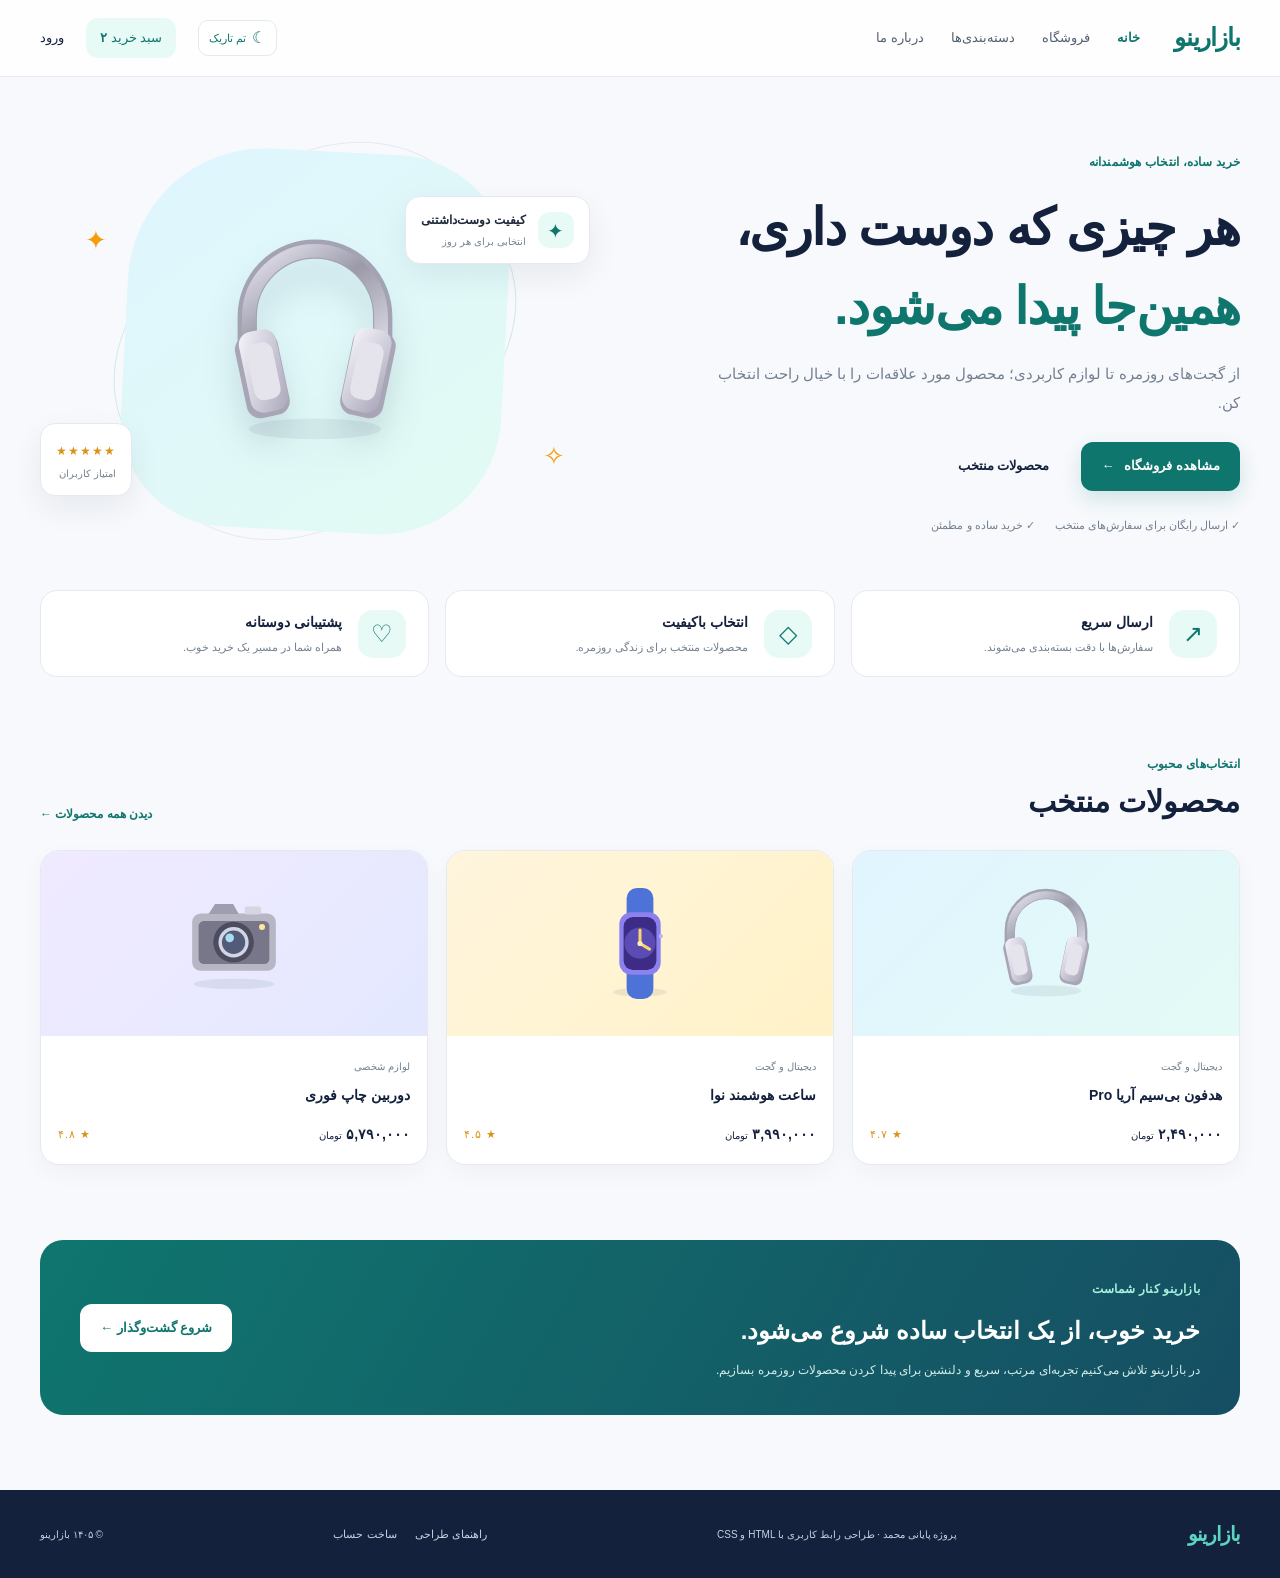
<file: index.html>
<!doctype html>
<html lang="fa" dir="rtl">
<head>
  <meta charset="utf-8">
  <meta name="viewport" content="width=device-width, initial-scale=1">
  <title>بازارینو | پروژه پایانی محمد</title>
  <link rel="stylesheet" href="css/style.css">
</head>
<body>
<header class="site-header">
  <div class="container nav-wrap">
    <a class="brand" href="index.html">بازارینو</a>
    <nav class="main-nav" aria-label="ناوبری اصلی">
      <a class="active" href="index.html">خانه</a><a href="products.html">فروشگاه</a>
      <a href="products.html#filters">دسته‌بندی‌ها</a><a href="#about">درباره ما</a>
    </nav>
    <div class="nav-actions"><input class="theme-switch-input" type="checkbox" id="theme-toggle" aria-label="فعال کردن تم تاریک"><label class="theme-switch-label" for="theme-toggle">تم تاریک</label><a class="cart-pill" href="products.html">سبد خرید <span>۲</span></a><a class="login-link" href="register.html">ورود</a></div>
  </div>
</header>
<main>
  <section class="hero container">
    <div class="hero-copy">
      <span class="eyebrow">خرید ساده، انتخاب هوشمندانه</span>
      <h1>هر چیزی که دوست داری،<br><span>همین‌جا پیدا می‌شود.</span></h1>
      <p>از گجت‌های روزمره تا لوازم کاربردی؛ محصول مورد علاقه‌ات را با خیال راحت انتخاب کن.</p>
      <div class="hero-actions"><a class="button button-primary" href="products.html">مشاهده فروشگاه <span>←</span></a><a class="button button-quiet" href="#featured">محصولات منتخب</a></div>
      <div class="trust-row"><span>✓ ارسال رایگان برای سفارش‌های منتخب</span><span>✓ خرید ساده و مطمئن</span></div>
    </div>
    <div class="hero-art">
      <div class="art-orbit orbit-one"></div><div class="art-orbit orbit-two"></div>
      <div class="hero-product"><img src="assets/headphones.svg" alt="هدفون بی‌سیم آریا"></div>
      <div class="float-card float-top"><span class="float-icon">✦</span><div><strong>کیفیت دوست‌داشتنی</strong><small>انتخابی برای هر روز</small></div></div>
      <div class="float-card float-bottom"><span class="rating">★★★★★</span><small>امتیاز کاربران</small></div>
      <span class="hero-spark spark-one">✦</span><span class="hero-spark spark-two">✧</span>
    </div>
  </section>
  <section class="benefits container">
    <article class="benefit"><span class="benefit-icon">↗</span><div><h3>ارسال سریع</h3><p>سفارش‌ها با دقت بسته‌بندی می‌شوند.</p></div></article>
    <article class="benefit"><span class="benefit-icon">◇</span><div><h3>انتخاب باکیفیت</h3><p>محصولات منتخب برای زندگی روزمره.</p></div></article>
    <article class="benefit"><span class="benefit-icon">♡</span><div><h3>پشتیبانی دوستانه</h3><p>همراه شما در مسیر یک خرید خوب.</p></div></article>
  </section>
  <section class="section container" id="featured">
    <div class="section-heading"><div><span class="eyebrow">انتخاب‌های محبوب</span><h2>محصولات منتخب</h2></div><a class="text-link" href="products.html">دیدن همه محصولات ←</a></div>
    <div class="product-grid product-grid-home">
      <article class="product-card"><a class="product-image tone-blue" href="product.html"><img src="assets/headphones.svg" alt="هدفون بی‌سیم آریا"></a><div class="product-info"><span class="product-category">دیجیتال و گجت</span><h3><a href="product.html">هدفون بی‌سیم آریا Pro</a></h3><div class="product-bottom"><span class="price">۲,۴۹۰,۰۰۰ <small>تومان</small></span><span class="stars">★ ۴.۷</span></div></div></article>
      <article class="product-card"><a class="product-image tone-yellow" href="product.html"><img src="assets/watch.svg" alt="ساعت هوشمند نوا"></a><div class="product-info"><span class="product-category">دیجیتال و گجت</span><h3><a href="product.html">ساعت هوشمند نوا</a></h3><div class="product-bottom"><span class="price">۳,۹۹۰,۰۰۰ <small>تومان</small></span><span class="stars">★ ۴.۵</span></div></div></article>
      <article class="product-card"><a class="product-image tone-lilac" href="product.html"><img src="assets/camera.svg" alt="دوربین چاپ فوری"></a><div class="product-info"><span class="product-category">لوازم شخصی</span><h3><a href="product.html">دوربین چاپ فوری</a></h3><div class="product-bottom"><span class="price">۵,۷۹۰,۰۰۰ <small>تومان</small></span><span class="stars">★ ۴.۸</span></div></div></article>
    </div>
  </section>
  <section class="promo container" id="about"><div><span class="eyebrow">بازارینو کنار شماست</span><h2>خرید خوب، از یک انتخاب ساده شروع می‌شود.</h2><p>در بازارینو تلاش می‌کنیم تجربه‌ای مرتب، سریع و دلنشین برای پیدا کردن محصولات روزمره بسازیم.</p></div><a class="button button-light" href="products.html">شروع گشت‌وگذار ←</a></section>
</main>
<footer class="site-footer"><div class="container footer-inner"><a class="brand footer-brand" href="index.html">بازارینو</a><p>پروژه پایانی محمد · طراحی رابط کاربری با HTML و CSS</p><div class="footer-links"><a href="guide.html">راهنمای طراحی</a><a href="register.html">ساخت حساب</a></div><small>© ۱۴۰۵ بازارینو</small></div></footer>
</body></html>
</file>
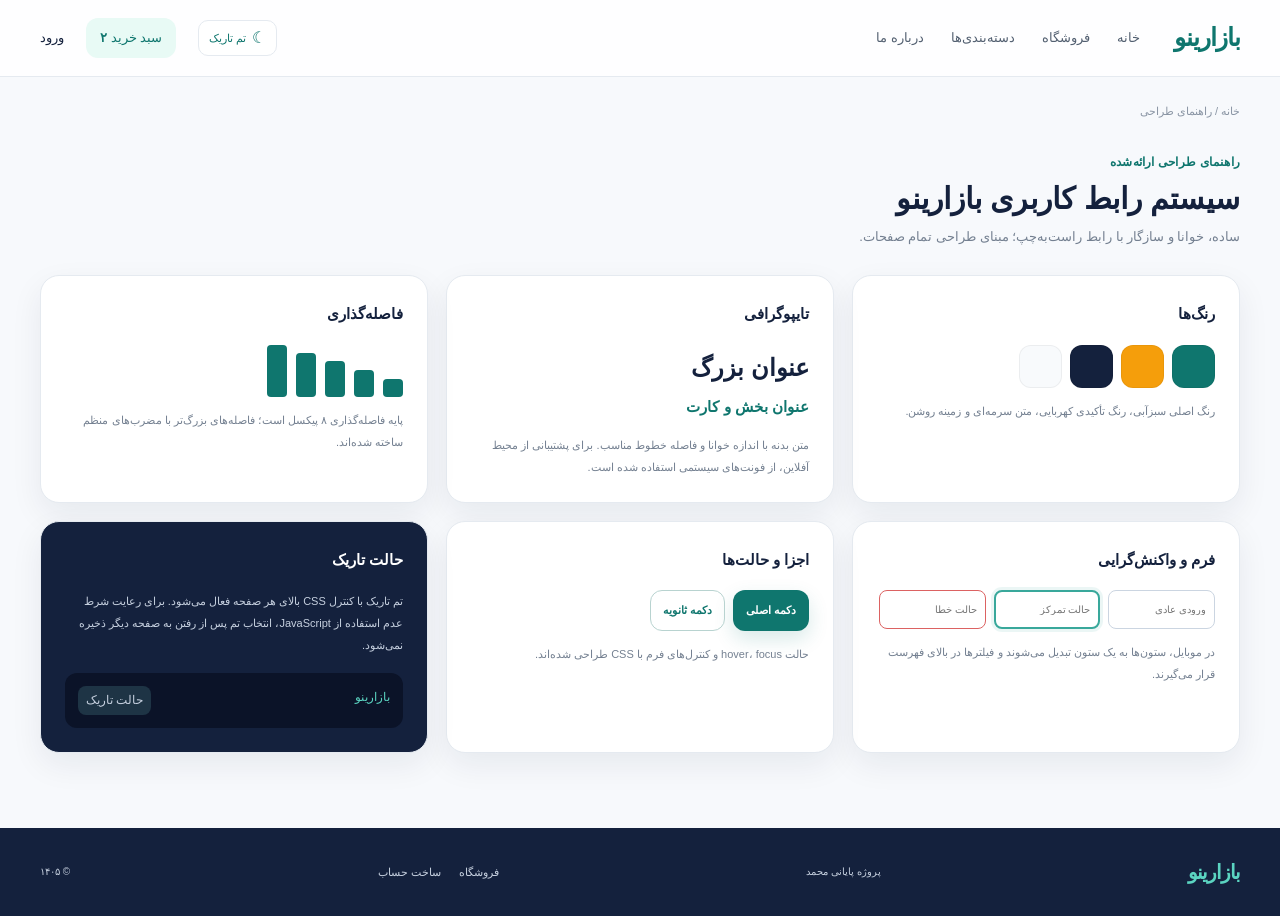
<file: guide.html>
<!doctype html>
<html lang="fa" dir="rtl"><head><meta charset="utf-8"><meta name="viewport" content="width=device-width, initial-scale=1"><title>راهنمای طراحی | بازارینو</title><link rel="stylesheet" href="css/style.css"></head>
<body><header class="site-header"><div class="container nav-wrap"><a class="brand" href="index.html">بازارینو</a><nav class="main-nav"><a href="index.html">خانه</a><a href="products.html">فروشگاه</a><a href="products.html#filters">دسته‌بندی‌ها</a><a href="index.html#about">درباره ما</a></nav><div class="nav-actions"><input class="theme-switch-input" type="checkbox" id="theme-toggle" aria-label="فعال کردن تم تاریک"><label class="theme-switch-label" for="theme-toggle">تم تاریک</label><a class="cart-pill" href="products.html">سبد خرید <span>۲</span></a><a class="login-link" href="register.html">ورود</a></div></div></header>
<main class="container page-main guide-page"><div class="breadcrumbs"><a href="index.html">خانه</a> / راهنمای طراحی</div><div class="page-title-row"><div><span class="eyebrow">راهنمای طراحی ارائه‌شده</span><h1>سیستم رابط کاربری بازارینو</h1><p>ساده، خوانا و سازگار با رابط راست‌به‌چپ؛ مبنای طراحی تمام صفحات.</p></div></div>
<div class="guide-grid"><section class="guide-card"><h2>رنگ‌ها</h2><div class="swatches"><span style="--swatch:#0f766e"></span><span style="--swatch:#f59e0b"></span><span style="--swatch:#14213d"></span><span style="--swatch:#f8fafc"></span></div><p>رنگ اصلی سبزآبی، رنگ تأکیدی کهربایی، متن سرمه‌ای و زمینه روشن.</p></section>
<section class="guide-card"><h2>تایپوگرافی</h2><h3>عنوان بزرگ</h3><h4>عنوان بخش و کارت</h4><p>متن بدنه با اندازه خوانا و فاصله خطوط مناسب. برای پشتیبانی از محیط آفلاین، از فونت‌های سیستمی استفاده شده است.</p></section>
<section class="guide-card"><h2>فاصله‌گذاری</h2><div class="spacing-bars"><span></span><span></span><span></span><span></span><span></span></div><p>پایه فاصله‌گذاری ۸ پیکسل است؛ فاصله‌های بزرگ‌تر با مضرب‌های منظم ساخته شده‌اند.</p></section>
<section class="guide-card"><h2>فرم و واکنش‌گرایی</h2><div class="sample-inputs"><input placeholder="ورودی عادی" aria-label="ورودی عادی"><input class="sample-focus" placeholder="حالت تمرکز" aria-label="حالت تمرکز"><input class="sample-error" placeholder="حالت خطا" aria-label="حالت خطا"></div><p>در موبایل، ستون‌ها به یک ستون تبدیل می‌شوند و فیلترها در بالای فهرست قرار می‌گیرند.</p></section>
<section class="guide-card"><h2>اجزا و حالت‌ها</h2><div class="sample-buttons"><button class="button button-primary" type="button">دکمه اصلی</button><button class="button button-outline" type="button">دکمه ثانویه</button></div><p>حالت hover، focus و کنترل‌های فرم با CSS طراحی شده‌اند.</p></section>
<section class="guide-card guide-dark"><h2>حالت تاریک</h2><p>تم تاریک با کنترل CSS بالای هر صفحه فعال می‌شود. برای رعایت شرط عدم استفاده از JavaScript، انتخاب تم پس از رفتن به صفحه دیگر ذخیره نمی‌شود.</p><div class="dark-mini"><span>بازارینو</span><span class="mini-pill">حالت تاریک</span></div></section></div>
</main><footer class="site-footer"><div class="container footer-inner"><a class="brand footer-brand" href="index.html">بازارینو</a><p>پروژه پایانی محمد</p><div class="footer-links"><a href="products.html">فروشگاه</a><a href="register.html">ساخت حساب</a></div><small>© ۱۴۰۵</small></div></footer></body></html>
</file>
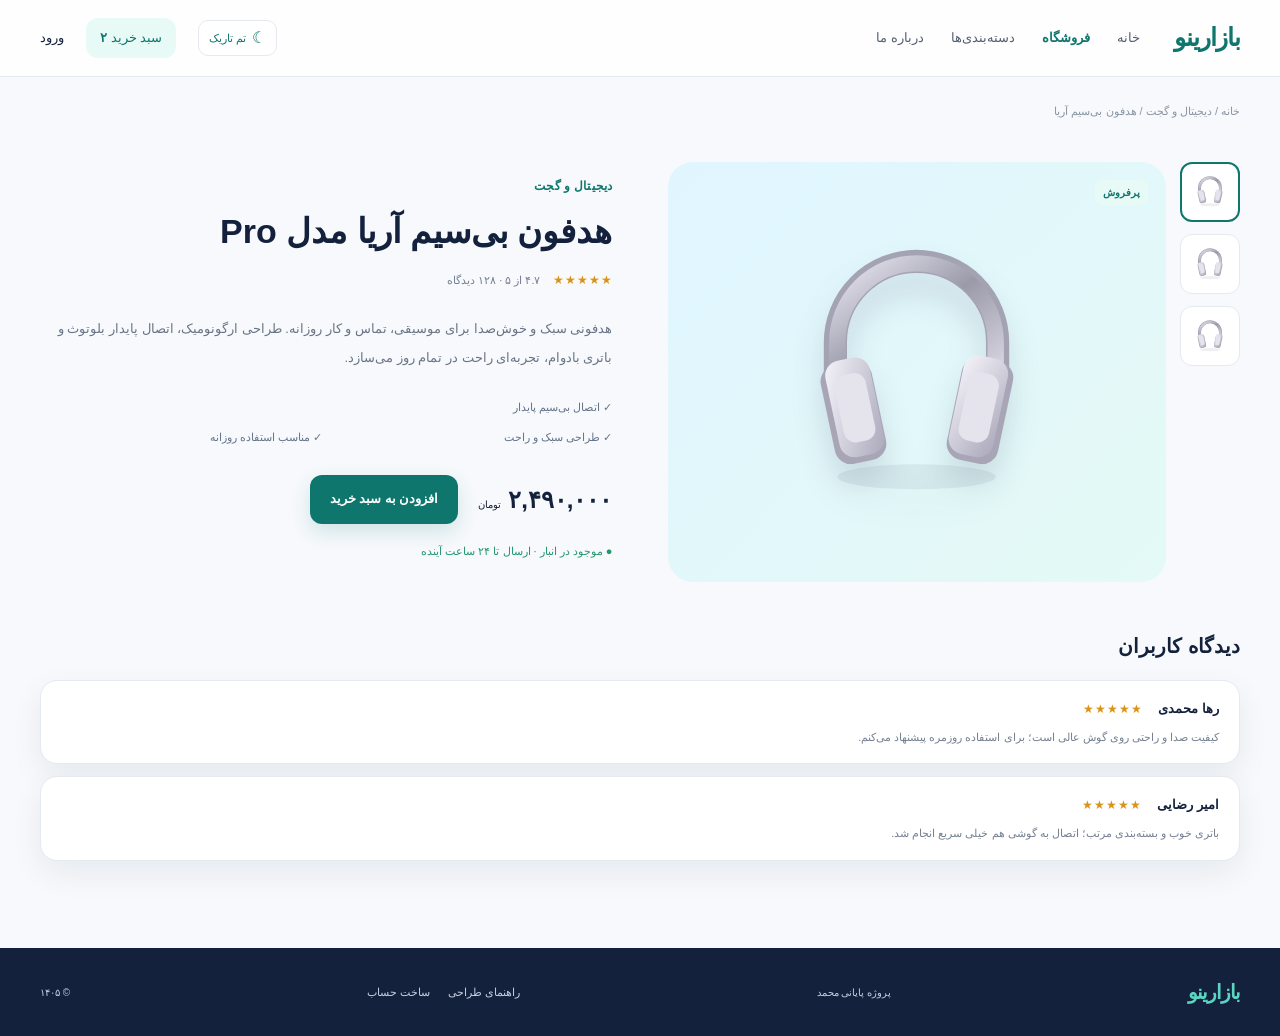
<file: product.html>
<!doctype html>
<html lang="fa" dir="rtl"><head><meta charset="utf-8"><meta name="viewport" content="width=device-width, initial-scale=1"><title>هدفون بی‌سیم آریا Pro | بازارینو</title><link rel="stylesheet" href="css/style.css"></head>
<body><header class="site-header"><div class="container nav-wrap"><a class="brand" href="index.html">بازارینو</a><nav class="main-nav"><a href="index.html">خانه</a><a class="active" href="products.html">فروشگاه</a><a href="products.html#filters">دسته‌بندی‌ها</a><a href="index.html#about">درباره ما</a></nav><div class="nav-actions"><input class="theme-switch-input" type="checkbox" id="theme-toggle" aria-label="فعال کردن تم تاریک"><label class="theme-switch-label" for="theme-toggle">تم تاریک</label><a class="cart-pill" href="products.html">سبد خرید <span>۲</span></a><a class="login-link" href="register.html">ورود</a></div></div></header>
<main class="container page-main"><div class="breadcrumbs"><a href="index.html">خانه</a> / <a href="products.html">دیجیتال و گجت</a> / هدفون بی‌سیم آریا</div>
<section class="detail-layout"><div class="detail-gallery"><div class="detail-thumbs"><a href="#main-product" aria-label="تصویر اول"><img src="assets/headphones.svg" alt=""></a><a href="#main-product" aria-label="تصویر دوم"><img src="assets/headphones.svg" alt=""></a><a href="#main-product" aria-label="تصویر سوم"><img src="assets/headphones.svg" alt=""></a></div><div class="detail-image tone-blue" id="main-product"><span class="shipping-tag">پرفروش</span><img src="assets/headphones.svg" alt="هدفون بی‌سیم آریا Pro"></div></div>
<div class="detail-copy"><span class="eyebrow">دیجیتال و گجت</span><h1>هدفون بی‌سیم آریا مدل Pro</h1><div class="review-line"><span class="stars">★★★★★</span><span>۴.۷ از ۵ · ۱۲۸ دیدگاه</span></div><p class="detail-description">هدفونی سبک و خوش‌صدا برای موسیقی، تماس و کار روزانه. طراحی ارگونومیک، اتصال پایدار بلوتوث و باتری بادوام، تجربه‌ای راحت در تمام روز می‌سازد.</p><div class="detail-features"><span>✓ اتصال بی‌سیم پایدار</span><span>✓ طراحی سبک و راحت</span><span>✓ مناسب استفاده روزانه</span></div><div class="purchase-row"><strong class="detail-price">۲,۴۹۰,۰۰۰ <small>تومان</small></strong><a class="button button-primary" href="products.html">افزودن به سبد خرید</a></div><p class="stock-note">● موجود در انبار · ارسال تا ۲۴ ساعت آینده</p></div></section>
<section class="reviews"><h2>دیدگاه کاربران</h2><article class="review-card"><div class="review-head"><strong>رها محمدی</strong><span class="stars">★★★★★</span></div><p>کیفیت صدا و راحتی روی گوش عالی است؛ برای استفاده روزمره پیشنهاد می‌کنم.</p></article><article class="review-card"><div class="review-head"><strong>امیر رضایی</strong><span class="stars">★★★★★</span></div><p>باتری خوب و بسته‌بندی مرتب؛ اتصال به گوشی هم خیلی سریع انجام شد.</p></article></section>
</main><footer class="site-footer"><div class="container footer-inner"><a class="brand footer-brand" href="index.html">بازارینو</a><p>پروژه پایانی محمد</p><div class="footer-links"><a href="guide.html">راهنمای طراحی</a><a href="register.html">ساخت حساب</a></div><small>© ۱۴۰۵</small></div></footer></body></html>
</file>
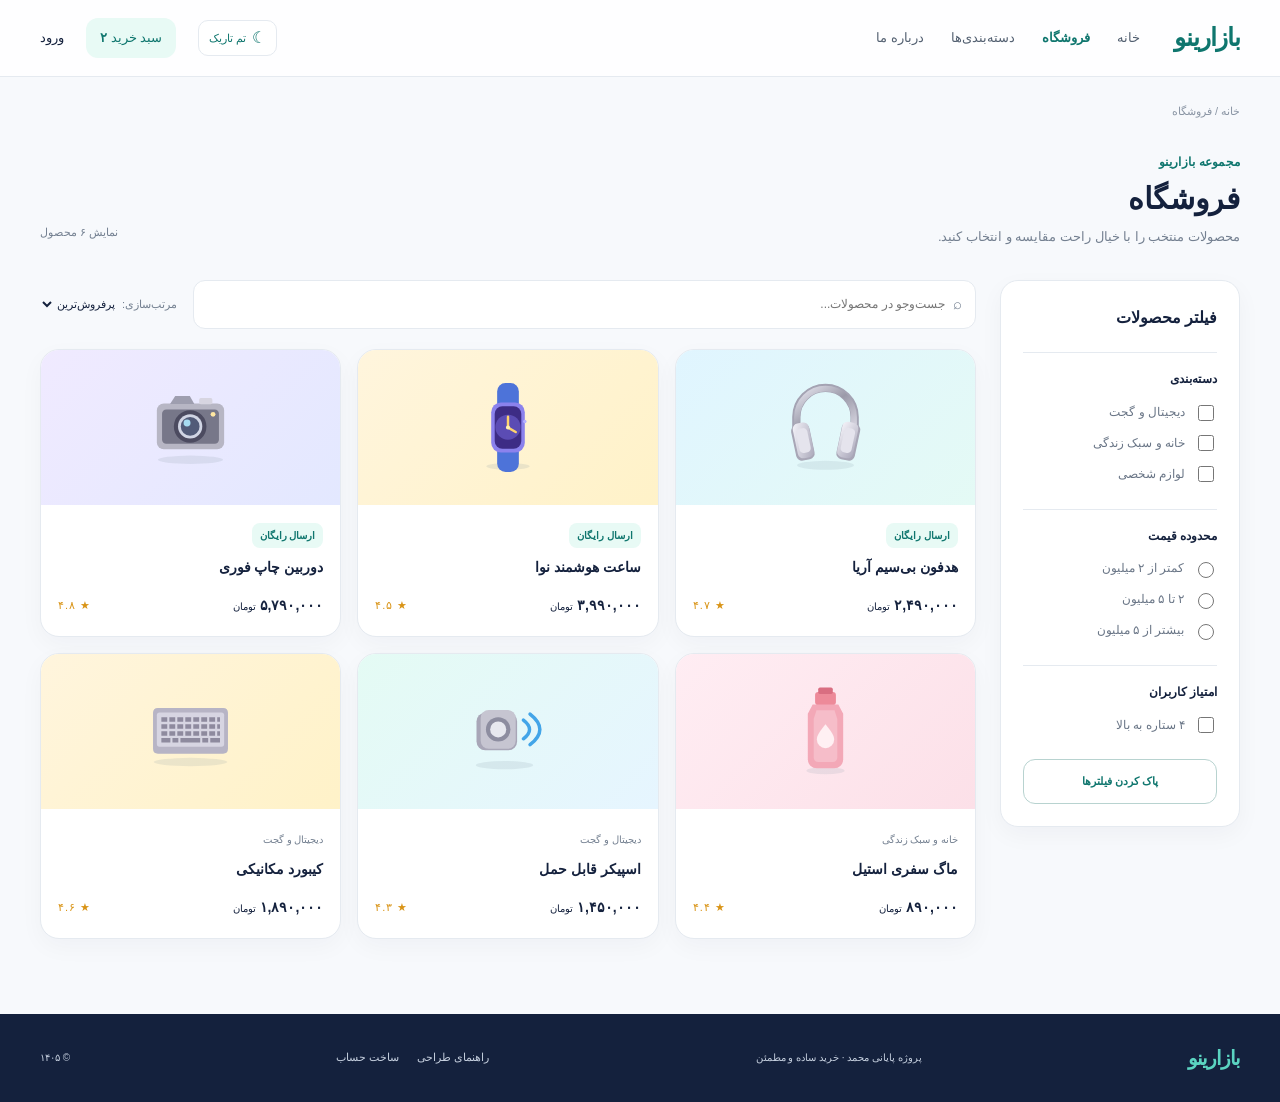
<file: products.html>
<!doctype html>
<html lang="fa" dir="rtl">
<head><meta charset="utf-8"><meta name="viewport" content="width=device-width, initial-scale=1"><title>فروشگاه | بازارینو</title><link rel="stylesheet" href="css/style.css"></head>
<body>
<header class="site-header"><div class="container nav-wrap"><a class="brand" href="index.html">بازارینو</a><nav class="main-nav" aria-label="ناوبری اصلی"><a href="index.html">خانه</a><a class="active" href="products.html">فروشگاه</a><a href="#filters">دسته‌بندی‌ها</a><a href="index.html#about">درباره ما</a></nav><div class="nav-actions"><input class="theme-switch-input" type="checkbox" id="theme-toggle" aria-label="فعال کردن تم تاریک"><label class="theme-switch-label" for="theme-toggle">تم تاریک</label><a class="cart-pill" href="products.html">سبد خرید <span>۲</span></a><a class="login-link" href="register.html">ورود</a></div></div></header>
<main class="container page-main">
  <div class="breadcrumbs"><a href="index.html">خانه</a> / فروشگاه</div>
  <div class="page-title-row"><div><span class="eyebrow">مجموعه بازارینو</span><h1>فروشگاه</h1><p>محصولات منتخب را با خیال راحت مقایسه و انتخاب کنید.</p></div><span class="result-count">نمایش ۶ محصول</span></div>
  <div class="shop-layout">
    <aside class="filter-panel" id="filters"><h2>فیلتر محصولات</h2><div class="filter-group"><h3>دسته‌بندی</h3><label class="check-row"><input type="checkbox"><span>دیجیتال و گجت</span></label><label class="check-row"><input type="checkbox"><span>خانه و سبک زندگی</span></label><label class="check-row"><input type="checkbox"><span>لوازم شخصی</span></label></div><div class="filter-group"><h3>محدوده قیمت</h3><label class="check-row"><input type="radio" name="price"><span>کمتر از ۲ میلیون</span></label><label class="check-row"><input type="radio" name="price"><span>۲ تا ۵ میلیون</span></label><label class="check-row"><input type="radio" name="price"><span>بیشتر از ۵ میلیون</span></label></div><div class="filter-group"><h3>امتیاز کاربران</h3><label class="check-row"><input type="checkbox"><span>۴ ستاره به بالا</span></label></div><button class="button button-outline full-width" type="reset">پاک کردن فیلترها</button></aside>
    <section class="shop-content" aria-label="فهرست محصولات"><div class="shop-toolbar"><label class="search-box"><span aria-hidden="true">⌕</span><input type="search" placeholder="جست‌وجو در محصولات..." aria-label="جست‌وجو در محصولات"></label><label class="sort-control">مرتب‌سازی: <select aria-label="مرتب‌سازی"><option>پرفروش‌ترین</option><option>ارزان‌ترین</option><option>گران‌ترین</option><option>بالاترین امتیاز</option></select></label></div>
      <div class="product-grid">
        <article class="product-card"><a class="product-image tone-blue" href="product.html"><img src="assets/headphones.svg" alt="هدفون بی‌سیم آریا"></a><div class="product-info"><span class="shipping-tag">ارسال رایگان</span><h3><a href="product.html">هدفون بی‌سیم آریا</a></h3><div class="product-bottom"><span class="price">۲,۴۹۰,۰۰۰ <small>تومان</small></span><span class="stars">★ ۴.۷</span></div></div></article>
        <article class="product-card"><a class="product-image tone-yellow" href="product.html"><img src="assets/watch.svg" alt="ساعت هوشمند نوا"></a><div class="product-info"><span class="shipping-tag">ارسال رایگان</span><h3><a href="product.html">ساعت هوشمند نوا</a></h3><div class="product-bottom"><span class="price">۳,۹۹۰,۰۰۰ <small>تومان</small></span><span class="stars">★ ۴.۵</span></div></div></article>
        <article class="product-card"><a class="product-image tone-lilac" href="product.html"><img src="assets/camera.svg" alt="دوربین چاپ فوری"></a><div class="product-info"><span class="shipping-tag">ارسال رایگان</span><h3><a href="product.html">دوربین چاپ فوری</a></h3><div class="product-bottom"><span class="price">۵,۷۹۰,۰۰۰ <small>تومان</small></span><span class="stars">★ ۴.۸</span></div></div></article>
        <article class="product-card"><a class="product-image tone-pink" href="product.html"><img src="assets/bottle.svg" alt="ماگ سفری استیل"></a><div class="product-info"><span class="product-category">خانه و سبک زندگی</span><h3><a href="product.html">ماگ سفری استیل</a></h3><div class="product-bottom"><span class="price">۸۹۰,۰۰۰ <small>تومان</small></span><span class="stars">★ ۴.۴</span></div></div></article>
        <article class="product-card"><a class="product-image tone-mint" href="product.html"><img src="assets/speaker.svg" alt="اسپیکر قابل حمل"></a><div class="product-info"><span class="product-category">دیجیتال و گجت</span><h3><a href="product.html">اسپیکر قابل حمل</a></h3><div class="product-bottom"><span class="price">۱,۴۵۰,۰۰۰ <small>تومان</small></span><span class="stars">★ ۴.۳</span></div></div></article>
        <article class="product-card"><a class="product-image tone-yellow" href="product.html"><img src="assets/keyboard.svg" alt="کیبورد مکانیکی"></a><div class="product-info"><span class="product-category">دیجیتال و گجت</span><h3><a href="product.html">کیبورد مکانیکی</a></h3><div class="product-bottom"><span class="price">۱,۸۹۰,۰۰۰ <small>تومان</small></span><span class="stars">★ ۴.۶</span></div></div></article>
      </div>
    </section>
  </div>
</main>
<footer class="site-footer"><div class="container footer-inner"><a class="brand footer-brand" href="index.html">بازارینو</a><p>پروژه پایانی محمد · خرید ساده و مطمئن</p><div class="footer-links"><a href="guide.html">راهنمای طراحی</a><a href="register.html">ساخت حساب</a></div><small>© ۱۴۰۵</small></div></footer>
</body></html>
</file>
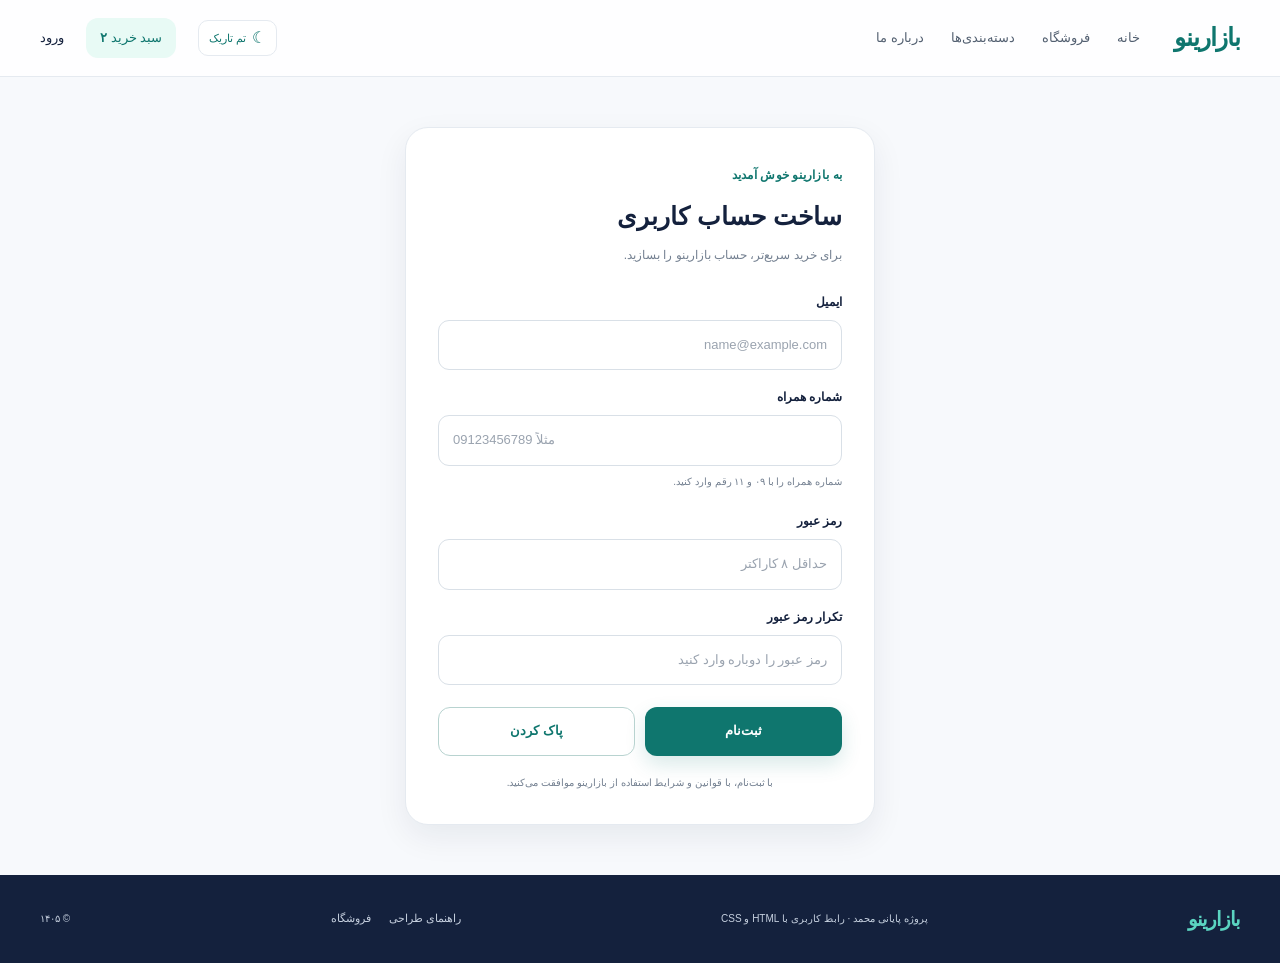
<file: register.html>
<!doctype html>
<html lang="fa" dir="rtl"><head><meta charset="utf-8"><meta name="viewport" content="width=device-width, initial-scale=1"><title>ساخت حساب کاربری | بازارینو</title><link rel="stylesheet" href="css/style.css"></head>
<body><header class="site-header"><div class="container nav-wrap"><a class="brand" href="index.html">بازارینو</a><nav class="main-nav"><a href="index.html">خانه</a><a href="products.html">فروشگاه</a><a href="products.html#filters">دسته‌بندی‌ها</a><a href="index.html#about">درباره ما</a></nav><div class="nav-actions"><input class="theme-switch-input" type="checkbox" id="theme-toggle" aria-label="فعال کردن تم تاریک"><label class="theme-switch-label" for="theme-toggle">تم تاریک</label><a class="cart-pill" href="products.html">سبد خرید <span>۲</span></a><a class="login-link" href="register.html">ورود</a></div></div></header>
<main class="register-main"><form class="register-card" action="#" method="get"><span class="eyebrow">به بازارینو خوش آمدید</span><h1>ساخت حساب کاربری</h1><p class="form-subtitle">برای خرید سریع‌تر، حساب بازارینو را بسازید.</p>
<div class="form-field"><label for="email">ایمیل</label><input id="email" name="email" type="email" placeholder="name@example.com" required autocomplete="email"></div>
<div class="form-field"><label for="phone">شماره همراه</label><input id="phone" name="phone" type="tel" placeholder="مثلاً 09123456789" pattern="09[0-9]{9}" required autocomplete="tel" aria-describedby="phone-help"><small id="phone-help">شماره همراه را با ۰۹ و ۱۱ رقم وارد کنید.</small></div>
<div class="form-field"><label for="password">رمز عبور</label><input id="password" name="password" type="password" minlength="8" maxlength="64" placeholder="حداقل ۸ کاراکتر" required autocomplete="new-password"></div>
<div class="form-field"><label for="confirm-password">تکرار رمز عبور</label><input id="confirm-password" name="confirm-password" type="password" minlength="8" maxlength="64" placeholder="رمز عبور را دوباره وارد کنید" required autocomplete="new-password"></div>
<div class="form-actions"><button class="button button-primary" type="submit">ثبت‌نام</button><button class="button button-outline" type="reset">پاک کردن</button></div><p class="form-footnote">با ثبت‌نام، با قوانین و شرایط استفاده از بازارینو موافقت می‌کنید.</p></form></main>
<footer class="site-footer"><div class="container footer-inner"><a class="brand footer-brand" href="index.html">بازارینو</a><p>پروژه پایانی محمد · رابط کاربری با HTML و CSS</p><div class="footer-links"><a href="guide.html">راهنمای طراحی</a><a href="products.html">فروشگاه</a></div><small>© ۱۴۰۵</small></div></footer></body></html>
</file>
<file: css/style.css>
@charset "UTF-8";
:root{--primary:#0f766e;--primary-dark:#115e59;--accent:#f59e0b;--navy:#14213d;--ink:#1d2939;--muted:#748091;--line:#e5eaf0;--bg:#f7f9fc;--white:#fff;--mint:#e8faf5;--shadow:0 12px 32px rgba(20,33,61,.07);--radius:20px}
*{box-sizing:border-box}html{scroll-behavior:smooth}body{margin:0;background:var(--bg);color:var(--ink);font-family:Tahoma,"Segoe UI",Arial,sans-serif;font-size:15px;line-height:1.9}a{color:inherit;text-decoration:none}button,input,select{font:inherit}button,a,input,select{outline-offset:4px}a:focus-visible,button:focus-visible,input:focus-visible,select:focus-visible{outline:3px solid #54c7b5}img{max-width:100%;display:block}.container{width:min(1200px,calc(100% - 48px));margin-inline:auto}.site-header{background:rgba(255,255,255,.92);border-bottom:1px solid var(--line);position:relative;z-index:2}.nav-wrap{min-height:76px;display:flex;align-items:center;gap:34px}.brand{font-size:25px;font-weight:900;color:var(--primary);letter-spacing:-1px}.main-nav{display:flex;gap:27px;align-items:center;flex:1}.main-nav a{font-size:13px;color:#536071;transition:color .2s}.main-nav a:hover,.main-nav a.active{color:var(--primary);font-weight:700}.nav-actions{display:flex;align-items:center;gap:22px;font-size:13px}.cart-pill{padding:8px 14px;background:var(--mint);border-radius:12px;color:var(--primary)}.cart-pill span{font-weight:800}.login-link{color:var(--navy)}.hero{display:grid;grid-template-columns:1.04fr .96fr;align-items:center;gap:55px;padding-block:70px 54px;min-height:500px}.eyebrow{color:var(--primary);font-size:12px;font-weight:800;letter-spacing:.2px}.hero h1{font-size:clamp(34px,4vw,52px);line-height:1.55;letter-spacing:-1.5px;margin:12px 0 14px;color:var(--navy)}.hero h1 span{color:var(--primary)}.hero-copy>p{max-width:540px;color:var(--muted);font-size:15px;margin:0 0 25px}.hero-actions{display:flex;align-items:center;gap:12px;flex-wrap:wrap}.button{display:inline-flex;align-items:center;justify-content:center;gap:10px;border:1px solid transparent;border-radius:12px;padding:11px 19px;font-size:13px;font-weight:800;cursor:pointer;transition:transform .2s,background .2s,border-color .2s}.button:hover{transform:translateY(-2px)}.button-primary{background:var(--primary);color:#fff;box-shadow:0 8px 20px rgba(15,118,110,.16)}.button-primary:hover{background:var(--primary-dark)}.button-quiet{color:var(--navy);background:transparent}.button-outline{border-color:#b8d3d0;background:transparent;color:var(--primary)}.button-outline:hover{background:var(--mint)}.button-light{background:#fff;color:var(--primary)}.trust-row{display:flex;gap:20px;flex-wrap:wrap;margin-top:24px;color:#748091;font-size:11px}.hero-art{min-height:365px;position:relative;display:grid;place-items:center}.hero-product{width:min(380px,80%);aspect-ratio:1;border-radius:36% 30% 32% 28%;display:grid;place-items:center;background:linear-gradient(140deg,#dff5ff,#e1fbf2);transform:rotate(3deg);position:relative;z-index:1}.hero-product img{width:68%;transform:rotate(-3deg);filter:drop-shadow(0 22px 16px rgba(20,33,61,.13))}.art-orbit{position:absolute;border:1px solid #d3e9e6;border-radius:50%;width:420px;height:300px;transform:rotate(-24deg)}.orbit-two{width:330px;height:430px;transform:rotate(36deg);border-color:#e8e8f4}.float-card{position:absolute;z-index:2;background:#fff;border:1px solid var(--line);border-radius:15px;padding:12px 15px;box-shadow:var(--shadow);display:flex;align-items:center;gap:12px}.float-card strong{font-size:12px;display:block}.float-card small{font-size:10px;color:var(--muted);display:block}.float-top{top:45px;right:0}.float-bottom{bottom:35px;left:0;display:block}.float-icon{width:36px;height:36px;border-radius:12px;background:var(--mint);color:var(--primary);display:grid;place-items:center;font-size:20px}.rating,.stars{color:#d99417;letter-spacing:1px;font-size:12px}.hero-spark{position:absolute;color:var(--accent);font-size:26px}.spark-one{top:65px;left:45px}.spark-two{bottom:50px;right:25px}.benefits{display:grid;grid-template-columns:repeat(3,1fr);gap:16px;padding-bottom:62px}.benefit{display:flex;align-items:center;gap:16px;background:#fff;border:1px solid var(--line);border-radius:17px;padding:18px 22px}.benefit-icon{width:48px;height:48px;border-radius:15px;background:var(--mint);display:grid;place-items:center;color:var(--primary);font-size:24px}.benefit h3{font-size:14px;margin:0;color:var(--navy)}.benefit p{font-size:11px;color:var(--muted);margin:2px 0 0}.section{padding-block:10px 75px}.section-heading{display:flex;align-items:end;justify-content:space-between;margin-bottom:24px}.section-heading h2,.page-title-row h1{font-size:30px;line-height:1.4;margin:3px 0;color:var(--navy)}.text-link{color:var(--primary);font-weight:700;font-size:12px}.product-grid{display:grid;grid-template-columns:repeat(3,minmax(0,1fr));gap:18px}.product-card{border:1px solid var(--line);border-radius:19px;overflow:hidden;background:#fff;box-shadow:0 8px 24px rgba(20,33,61,.035);transition:transform .25s,box-shadow .25s}.product-card:hover{transform:translateY(-5px);box-shadow:var(--shadow)}.product-image{height:185px;display:grid;place-items:center;position:relative;overflow:hidden}.product-image img{width:45%;height:75%;object-fit:contain;transition:transform .25s}.product-card:hover .product-image img{transform:scale(1.07)}.tone-blue{background:linear-gradient(135deg,#e0f5ff,#e4faf5)}.tone-yellow{background:linear-gradient(135deg,#fff5dd,#fff2c8)}.tone-lilac{background:linear-gradient(135deg,#f0eaff,#e3e8ff)}.tone-pink{background:linear-gradient(135deg,#ffedf3,#fce0e8)}.tone-mint{background:linear-gradient(135deg,#e4fbf4,#e6f5ff)}.product-info{padding:15px 17px 17px}.product-category{font-size:10px;color:var(--muted)}.product-info h3{font-size:14px;margin:3px 0 12px;color:var(--navy)}.product-bottom{display:flex;justify-content:space-between;align-items:center;gap:8px}.price{font-weight:900;font-size:14px;color:var(--navy);white-space:nowrap}.price small,.detail-price small{font-size:10px;font-weight:500}.product-bottom .stars{font-size:11px;white-space:nowrap}.promo{margin-bottom:75px;padding:34px 40px;border-radius:23px;background:linear-gradient(120deg,#0f766e,#164e63);color:#fff;display:flex;align-items:center;justify-content:space-between;gap:30px}.promo .eyebrow{color:#a6f1de}.promo h2{font-size:24px;margin:5px 0}.promo p{font-size:12px;color:#d3ece9;margin:0;max-width:660px}.site-footer{background:var(--navy);color:#c6d0df;padding:25px 0}.footer-inner{display:flex;align-items:center;justify-content:space-between;gap:20px;flex-wrap:wrap}.footer-brand{color:#5bd4c1;font-size:20px}.footer-inner p,.footer-inner small{font-size:10px;margin:0}.footer-links{display:flex;gap:18px;font-size:11px}.footer-links a:hover{color:#fff}.page-main{padding-top:24px;padding-bottom:75px}.breadcrumbs{font-size:11px;color:#8a95a4;margin-bottom:25px}.breadcrumbs a:hover{color:var(--primary)}.page-title-row{display:flex;justify-content:space-between;align-items:end;gap:20px;margin-bottom:30px}.page-title-row p{color:var(--muted);font-size:13px;margin:5px 0 0}.result-count{font-size:11px;color:var(--muted);padding-bottom:7px}.shop-layout{display:grid;grid-template-columns:240px minmax(0,1fr);gap:24px;align-items:start}.filter-panel{background:#fff;border:1px solid var(--line);border-radius:18px;padding:22px;box-shadow:0 8px 25px rgba(20,33,61,.04)}.filter-panel h2{font-size:16px;margin:0 0 19px;color:var(--navy)}.filter-group{border-top:1px solid var(--line);padding:15px 0}.filter-group h3{font-size:12px;margin:0 0 10px;color:var(--navy)}.check-row{display:flex;align-items:center;gap:9px;color:#697586;font-size:12px;margin:8px 0;cursor:pointer}.check-row input{accent-color:var(--primary);width:16px;height:16px}.full-width{width:100%;font-size:11px}.shop-toolbar{display:flex;align-items:center;justify-content:space-between;gap:16px;margin-bottom:20px}.search-box{display:flex;align-items:center;gap:8px;background:#fff;border:1px solid var(--line);border-radius:12px;padding:0 13px;flex:1;min-width:120px;color:var(--muted)}.search-box input{border:0;background:transparent;width:100%;padding:12px 0;outline:none;font-size:12px;color:var(--ink)}.sort-control{font-size:11px;color:var(--muted);white-space:nowrap}.sort-control select{border:0;background:transparent;color:var(--navy);font-size:11px;max-width:130px}.shop-content .product-grid{gap:16px}.shop-content .product-image{height:155px}.shop-content .product-image img{width:43%;height:72%}.shipping-tag{display:inline-block;padding:3px 8px;border-radius:8px;background:var(--mint);color:var(--primary);font-size:10px;font-weight:700}.product-info .shipping-tag{margin-bottom:3px}.detail-layout{display:grid;grid-template-columns:1fr 1fr;gap:55px;align-items:center;padding:15px 0 45px}.detail-gallery{display:grid;grid-template-columns:60px minmax(0,1fr);gap:14px}.detail-thumbs{display:flex;flex-direction:column;gap:12px}.detail-thumbs a{width:60px;height:60px;border:1px solid var(--line);border-radius:12px;background:#fff;display:grid;place-items:center}.detail-thumbs a:first-child{border:2px solid var(--primary)}.detail-thumbs img{width:70%;height:70%;object-fit:contain}.detail-image{min-height:420px;border-radius:25px;display:grid;place-items:center;position:relative}.detail-image>img{width:62%;max-height:330px;object-fit:contain;filter:drop-shadow(0 20px 15px rgba(20,33,61,.13))}.detail-image .shipping-tag{position:absolute;top:18px;right:18px}.detail-copy h1{font-size:34px;line-height:1.6;color:var(--navy);margin:5px 0 10px}.review-line{display:flex;align-items:center;gap:12px;color:var(--muted);font-size:11px}.detail-description{color:#697586;font-size:13px;line-height:2.2;margin:24px 0}.detail-features{display:grid;grid-template-columns:1fr 1fr;gap:9px;color:#64748b;font-size:11px}.detail-features span:first-child{grid-column:1/-1}.purchase-row{display:flex;align-items:center;gap:20px;flex-wrap:wrap;margin-top:28px}.detail-price{font-size:24px;color:var(--navy)}.stock-note{color:#25976b;font-size:11px;margin-top:17px}.reviews h2{font-size:20px;color:var(--navy);margin:0 0 15px}.review-card{border:1px solid var(--line);border-radius:17px;background:#fff;padding:16px 20px;margin-bottom:12px;box-shadow:var(--shadow)}.review-head{display:flex;align-items:center;gap:15px;font-size:13px;color:var(--navy)}.review-card p{font-size:11px;color:var(--muted);margin:5px 0 0}.register-main{min-height:calc(100vh - 155px);display:grid;place-items:center;padding:50px 24px}.register-card{width:min(470px,100%);padding:32px;border-radius:23px;border:1px solid var(--line);background:#fff;box-shadow:var(--shadow)}.register-card h1{font-size:25px;margin:4px 0;color:var(--navy)}.form-subtitle{font-size:12px;color:var(--muted);margin:0 0 24px}.form-field{margin-bottom:16px}.form-field label{display:block;font-size:12px;font-weight:700;color:var(--navy);margin-bottom:6px}.form-field input{width:100%;border:1px solid #d9e0e7;border-radius:11px;background:#fff;padding:12px 14px;font-size:13px;transition:border-color .2s,box-shadow .2s;color:var(--ink)}.form-field input::placeholder{color:#9aa3af}.form-field input:focus{border-color:#39a89b;box-shadow:0 0 0 3px rgba(57,168,155,.12);outline:none}.form-field input:invalid:not(:placeholder-shown){border-color:#dc6262}.form-field input:valid:not(:placeholder-shown){border-color:#6dbb91}.form-field small{font-size:10px;color:var(--muted)}.form-actions{display:grid;grid-template-columns:1fr 1fr;gap:10px;margin-top:22px}.form-footnote{font-size:10px;color:var(--muted);margin:17px 0 0;text-align:center}.guide-page .page-title-row{margin-bottom:25px}.guide-grid{display:grid;grid-template-columns:repeat(3,1fr);gap:18px}.guide-card{background:#fff;border:1px solid var(--line);border-radius:19px;padding:24px;box-shadow:var(--shadow);min-height:205px}.guide-card h2{font-size:15px;color:var(--navy);margin:0 0 16px}.guide-card h3{font-size:24px;color:var(--navy);margin:0}.guide-card h4{font-size:15px;color:var(--primary);margin:3px 0}.guide-card p{font-size:11px;color:var(--muted);line-height:2;margin:12px 0 0}.swatches{display:flex;gap:8px}.swatches span{width:43px;height:43px;border-radius:12px;background:var(--swatch);border:1px solid rgba(0,0,0,.05)}.spacing-bars{display:flex;align-items:end;gap:9px;height:52px}.spacing-bars span{display:block;width:20px;background:var(--primary);border-radius:4px;height:18px}.spacing-bars span:nth-child(2){height:27px}.spacing-bars span:nth-child(3){height:36px}.spacing-bars span:nth-child(4){height:44px}.spacing-bars span:nth-child(5){height:52px}.sample-inputs{display:flex;gap:8px;flex-wrap:wrap}.sample-inputs input{width:calc(33.3% - 6px);min-width:75px;padding:8px;border:1px solid #cbd5e1;border-radius:8px;font-size:10px}.sample-inputs .sample-focus{border:2px solid #39a89b;box-shadow:0 0 0 3px rgba(57,168,155,.1)}.sample-inputs .sample-error{border-color:#dc6262}.sample-buttons{display:flex;gap:8px;flex-wrap:wrap}.sample-buttons .button{font-size:11px;padding:9px 12px}.guide-dark{background:var(--navy);color:#fff}.guide-dark h2{color:#fff}.guide-dark p{color:#c6d0df}.dark-mini{background:#0b1328;border-radius:12px;padding:13px;color:#5bd4c1;display:flex;justify-content:space-between;font-size:12px;margin-top:17px}.mini-pill{background:#1e3445;border-radius:8px;padding:3px 8px;color:#c6d0df}
@media(max-width:950px){.nav-wrap{gap:20px}.main-nav{gap:15px}.hero{gap:25px}.shop-layout{grid-template-columns:205px minmax(0,1fr)}.shop-content .product-grid{grid-template-columns:repeat(2,minmax(0,1fr))}.detail-layout{gap:30px}.detail-copy h1{font-size:29px}.guide-grid{grid-template-columns:repeat(2,1fr)}}
@media(max-width:700px){.container{width:min(100% - 30px,540px)}.nav-wrap{min-height:68px;flex-wrap:wrap;gap:10px;padding-block:10px}.brand{font-size:22px}.main-nav{order:3;flex-basis:100%;justify-content:space-between;gap:8px;padding:6px 0 1px}.main-nav a{font-size:11px}.nav-actions{margin-inline-start:auto;gap:12px;font-size:11px}.hero{grid-template-columns:1fr;padding-block:45px 25px;gap:12px}.hero h1{font-size:35px}.hero-copy>p{font-size:13px}.hero-art{min-height:300px}.hero-product{width:270px}.art-orbit{width:310px;height:230px}.orbit-two{width:250px;height:310px}.float-top{right:0;top:20px}.float-bottom{bottom:12px;left:0}.benefits{grid-template-columns:1fr;padding-bottom:45px;gap:10px}.benefit{padding:13px 16px}.section{padding-bottom:48px}.section-heading h2,.page-title-row h1{font-size:25px}.product-grid,.product-grid-home{grid-template-columns:repeat(2,minmax(0,1fr));gap:12px}.product-image{height:135px}.product-image img{width:52%}.product-info{padding:12px}.product-info h3{font-size:12px}.price{font-size:11px}.product-bottom .stars{font-size:9px}.promo{padding:25px;display:block;margin-bottom:45px}.promo h2{font-size:20px}.promo .button{margin-top:18px}.footer-inner{justify-content:center;text-align:center;flex-direction:column;gap:8px}.page-main{padding-top:18px;padding-bottom:48px}.page-title-row{align-items:start;flex-direction:column;gap:6px}.result-count{padding:0}.shop-layout{grid-template-columns:1fr}.filter-panel{padding:17px}.filter-panel h2{margin-bottom:10px}.filter-group{padding:10px 0}.shop-toolbar{flex-wrap:wrap}.sort-control{width:100%;text-align:left}.shop-content .product-grid{grid-template-columns:repeat(2,minmax(0,1fr));gap:11px}.shop-content .product-image{height:130px}.shop-content .product-info{padding:10px}.shop-content .product-info h3{font-size:11px}.shop-content .price{font-size:10px}.detail-layout{grid-template-columns:1fr;gap:25px;padding-top:0}.detail-gallery{grid-template-columns:48px minmax(0,1fr);gap:10px}.detail-thumbs a{width:48px;height:48px}.detail-image{min-height:300px}.detail-image>img{width:60%;max-height:245px}.detail-copy h1{font-size:27px}.detail-description{margin:15px 0}.purchase-row{gap:12px}.detail-price{font-size:20px}.reviews h2{font-size:18px}.register-main{padding:32px 15px;min-height:calc(100vh - 190px)}.register-card{padding:24px 20px}.guide-grid{grid-template-columns:1fr}.guide-card{min-height:auto}.guide-card h3{font-size:21px}}
@media(max-width:390px){.main-nav a{font-size:10px}.product-grid,.product-grid-home,.shop-content .product-grid{grid-template-columns:1fr}.product-image,.shop-content .product-image{height:175px}.product-image img{width:40%}.product-info h3{font-size:13px}.price{font-size:13px}.product-bottom .stars{font-size:11px}.hero h1{font-size:31px}.trust-row{gap:8px}.form-actions{grid-template-columns:1fr}}


/* ---------- تم تاریک سراسری، بدون JavaScript ---------- */
/* دکمهٔ تم با checkbox مخفی و label قابل دسترس کنترل می‌شود. */
.theme-switch-input{position:absolute;width:1px;height:1px;overflow:hidden;clip:rect(0,0,0,0);white-space:nowrap}
.theme-switch-label{display:inline-flex;align-items:center;gap:6px;cursor:pointer;padding:7px 10px;border:1px solid var(--line);border-radius:10px;font-size:11px;color:var(--primary);background:var(--white);white-space:nowrap}
.theme-switch-label::before{content:"☾";font-size:16px;line-height:1}
.theme-switch-input:focus-visible+.theme-switch-label{outline:3px solid #54c7b5;outline-offset:3px}
.theme-switch-input:checked+.theme-switch-label::before{content:"☀"}
/* وقتی چک‌باکس در هدر فعال شود، تم تاریک روی همان صفحه اعمال می‌شود. */
body:has(.theme-switch-input:checked){
  --bg:#111827;--white:#1f2937;--ink:#e5e7eb;--muted:#aab4c3;--line:#374151;
  --navy:#f3f4f6;--mint:#123b3a;--primary:#5bd4c1;--primary-dark:#2bb5a5;
  background:var(--bg);color:var(--ink)
}
body:has(.theme-switch-input:checked) .site-header{background:#172033;border-color:#303b4d}
body:has(.theme-switch-input:checked) .main-nav a,
body:has(.theme-switch-input:checked) .login-link,
body:has(.theme-switch-input:checked) .benefit p,
body:has(.theme-switch-input:checked) .product-category,
body:has(.theme-switch-input:checked) .detail-description,
body:has(.theme-switch-input:checked) .review-card p,
body:has(.theme-switch-input:checked) .form-subtitle,
body:has(.theme-switch-input:checked) .form-footnote,
body:has(.theme-switch-input:checked) .breadcrumbs,
body:has(.theme-switch-input:checked) .result-count,
body:has(.theme-switch-input:checked) .check-row{color:#b7c2d0}
body:has(.theme-switch-input:checked) .product-card,
body:has(.theme-switch-input:checked) .benefit,
body:has(.theme-switch-input:checked) .filter-panel,
body:has(.theme-switch-input:checked) .review-card,
body:has(.theme-switch-input:checked) .register-card,
body:has(.theme-switch-input:checked) .guide-card{background:#1f2937;border-color:#374151}
body:has(.theme-switch-input:checked) .search-box,
body:has(.theme-switch-input:checked) .detail-thumbs a,
body:has(.theme-switch-input:checked) .form-field input{background:#111827;border-color:#374151;color:#f3f4f6}
body:has(.theme-switch-input:checked) .search-box input,
body:has(.theme-switch-input:checked) .sort-control select{color:#f3f4f6}
body:has(.theme-switch-input:checked) .detail-image{border:1px solid #374151}
body:has(.theme-switch-input:checked) .guide-dark{background:#0b1328}
body:has(.theme-switch-input:checked) .site-footer{background:#080f1d}
body:has(.theme-switch-input:checked) .promo{background:linear-gradient(120deg,#123b3a,#172b3c)}
body:has(.theme-switch-input:checked) .button-quiet{color:#e5e7eb}
body:has(.theme-switch-input:checked) .theme-switch-label{background:#1f2937;border-color:#374151;color:#5bd4c1}
@media(max-width:700px){.theme-switch-label{padding:5px 7px;font-size:10px}.theme-switch-label::before{font-size:14px}}
</file>
